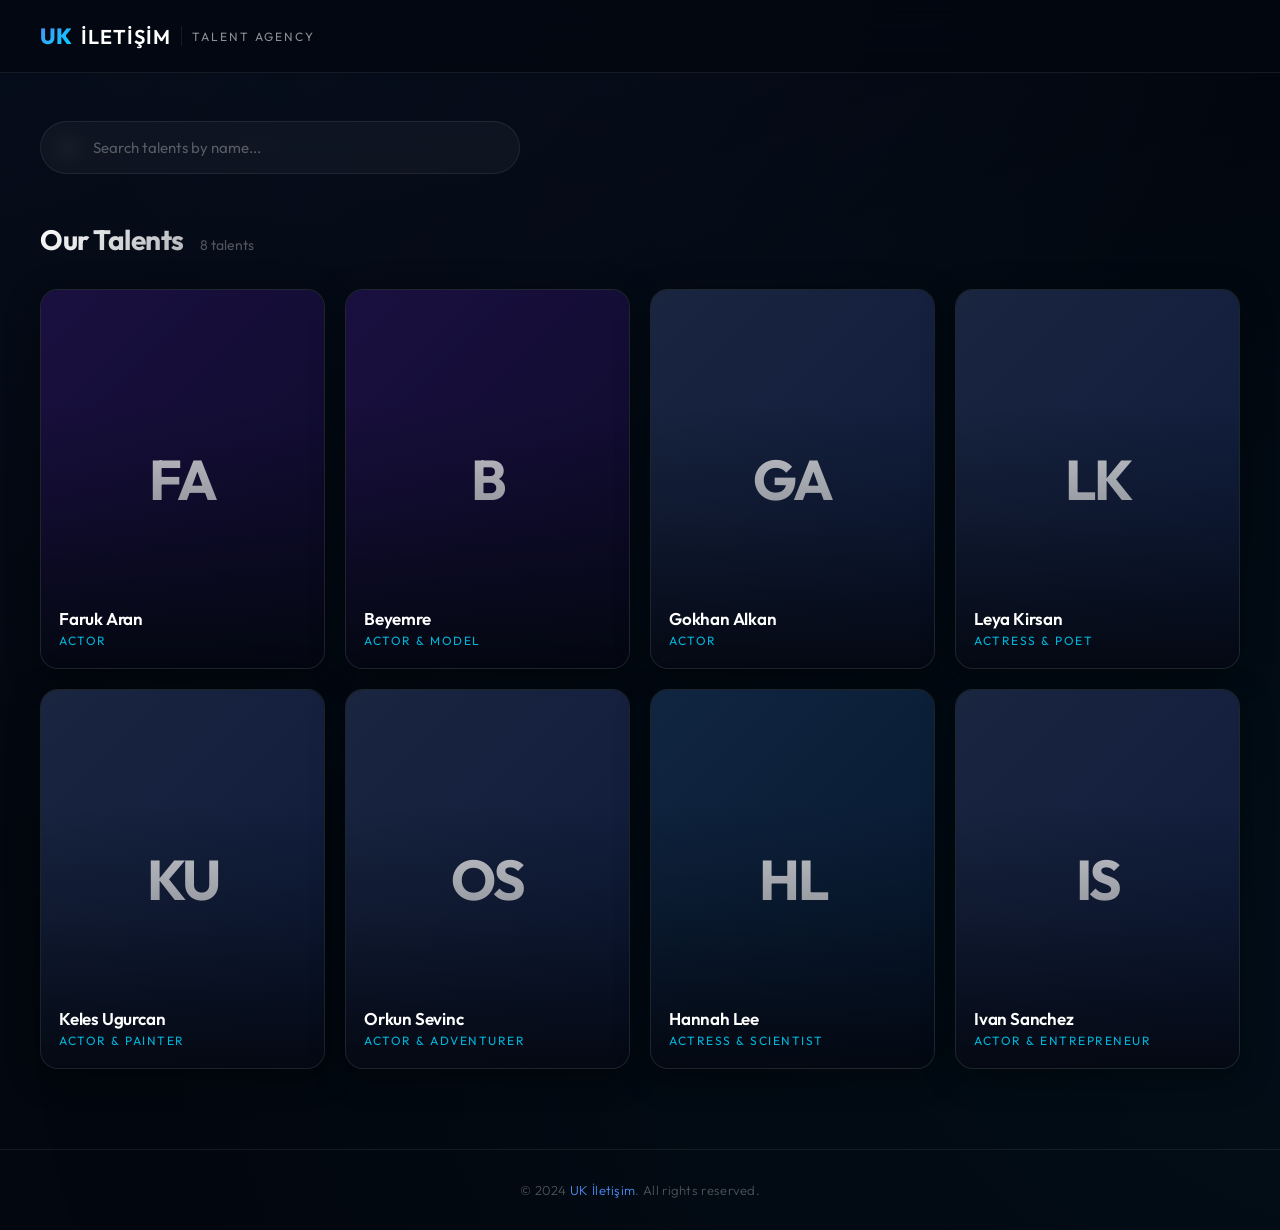
<file: index.html>
<!DOCTYPE html>
<html lang="en">
<head>
  <meta charset="UTF-8" />
  <meta name="viewport" content="width=device-width, initial-scale=1.0" />
  <title>UK İletişim — Talent Agency</title>
  <meta name="description" content="UK İletişim is a premier talent agency representing exceptional actors and personalities across Turkey." />
  <meta name="theme-color" content="#03070f" />
  <link rel="preconnect" href="https://fonts.googleapis.com" />
  <link href="https://fonts.googleapis.com/css2?family=Outfit:wght@300;400;500;600;700;800&display=swap" rel="stylesheet" />
  <link rel="stylesheet" href="style.css" />
</head>
<body>

  <!-- ── Header ── -->
  <header class="header">
    <div class="header-content">
      <a class="logo" href="index.html">
        <span class="logo-uk">UK</span>
        <span class="logo-full">İLETİŞİM</span>
        <span class="logo-divider"></span>
        <span class="logo-sub">Talent Agency</span>
      </a>
    </div>
  </header>

  <!-- ── Main Content ── -->
  <main class="main">

    <!-- Search -->
    <div class="search-container">
      <div class="search-wrapper">
        <svg class="search-icon" width="18" height="18" viewBox="0 0 24 24" fill="none" stroke="currentColor" stroke-width="2" stroke-linecap="round" stroke-linejoin="round">
          <circle cx="11" cy="11" r="8"/>
          <line x1="21" y1="21" x2="16.65" y2="16.65"/>
        </svg>
        <input
          id="searchInput"
          type="search"
          class="search-input"
          placeholder="Search talents by name..."
          aria-label="Search talents"
        />
      </div>
    </div>

    <!-- Section Header -->
    <div class="section-header">
      <h1 class="section-title">Our Talents</h1>
      <span class="talent-count" id="talentCount"></span>
    </div>

    <!-- Talent Grid -->
    <div class="grid" id="talentsGrid" role="list" aria-label="Talent profiles">
      <!-- Cards are injected by app.js -->
    </div>

  </main>

  <!-- ── Footer ── -->
  <footer class="footer">
    <p>© 2024 <span>UK İletişim</span>. All rights reserved.</p>
  </footer>

  <script src="app.js"></script>

</body>
</html>
</file>
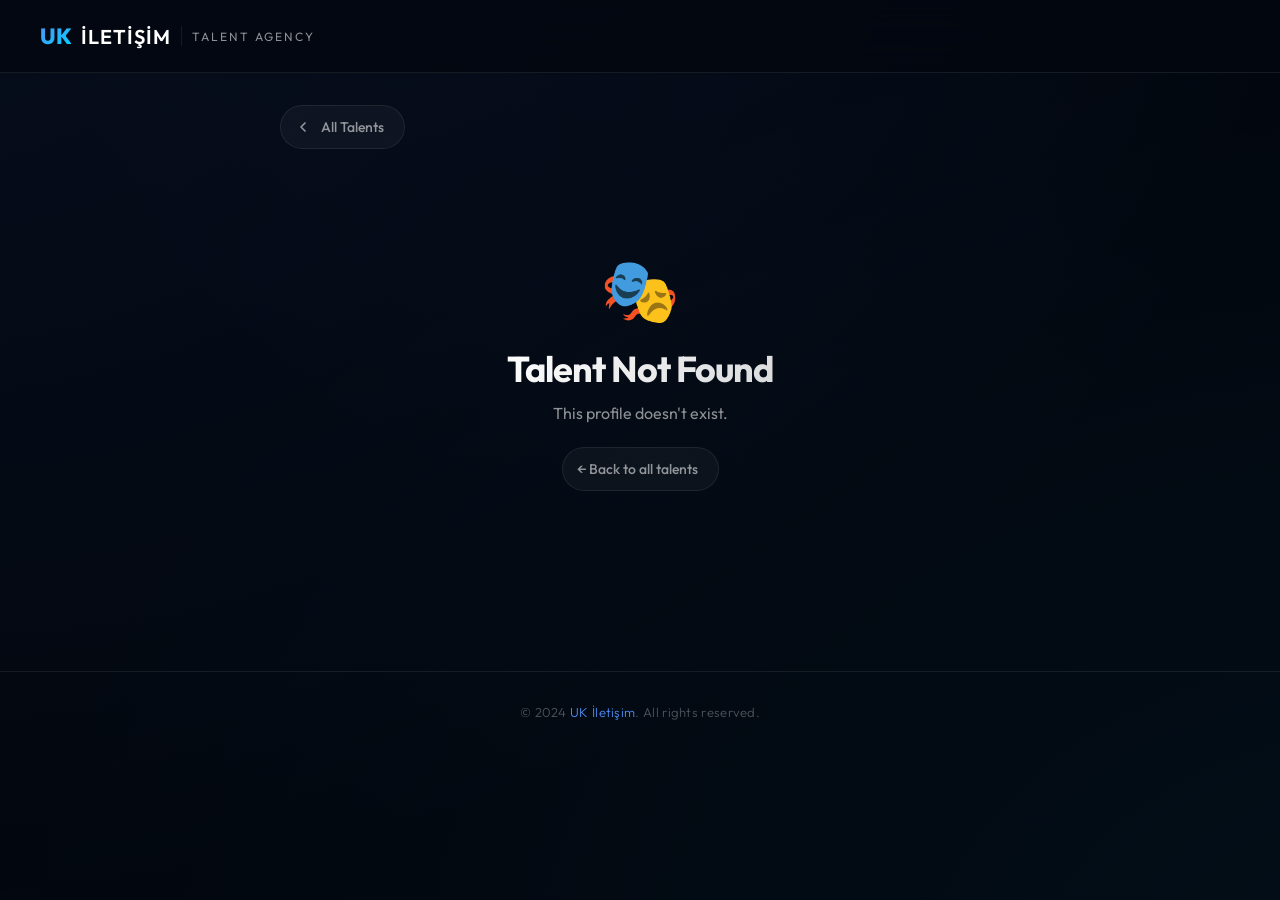
<file: actor.html>
<!DOCTYPE html>
<html lang="en">
<head>
  <meta charset="UTF-8" />
  <meta name="viewport" content="width=device-width, initial-scale=1.0" />
  <title>Talent Profile — UK İletişim</title>
  <meta name="description" content="View talent profile on UK İletişim talent agency." />
  <meta name="theme-color" content="#03070f" />
  <link rel="preconnect" href="https://fonts.googleapis.com" />
  <link href="https://fonts.googleapis.com/css2?family=Outfit:wght@300;400;500;600;700;800&display=swap" rel="stylesheet" />
  <link rel="stylesheet" href="style.css" />
</head>
<body class="detail-page">

  <!-- ── Header ── -->
  <header class="header">
    <div class="header-content">
      <a class="logo" href="index.html">
        <span class="logo-uk">UK</span>
        <span class="logo-full">İLETİŞİM</span>
        <span class="logo-divider"></span>
        <span class="logo-sub">Talent Agency</span>
      </a>
    </div>
  </header>

  <!-- ── Back Navigation ── -->
  <nav class="detail-nav">
    <a href="index.html" class="back-btn" id="backBtn">
      <svg width="16" height="16" viewBox="0 0 24 24" fill="none" stroke="currentColor" stroke-width="2.5" stroke-linecap="round" stroke-linejoin="round">
        <polyline points="15 18 9 12 15 6"/>
      </svg>
      All Talents
    </a>
  </nav>

  <!-- ── Hero ── -->
  <section class="detail-hero" id="detailHero">
    <!-- Injected by app.js -->
  </section>

  <!-- ── Detail Content ── -->
  <section class="detail-content" id="detailContent">
    <!-- Injected by app.js -->
  </section>

  <!-- ── Footer ── -->
  <footer class="footer">
    <p>© 2024 <span>UK İletişim</span>. All rights reserved.</p>
  </footer>

  <script src="app.js"></script>

</body>
</html>
</file>
<file: style.css>
/* ============================================
   UK İLETİŞİM — Talent Agency CSS
   Dark Navy Glassmorphism Theme
   ============================================ */

@import url('https://fonts.googleapis.com/css2?family=Outfit:wght@300;400;500;600;700;800&display=swap');

/* ── CSS Variables ── */
:root {
  --bg-primary: #03070f;
  --bg-secondary: #080e1d;
  --bg-card: rgba(255, 255, 255, 0.04);
  --bg-card-hover: rgba(255, 255, 255, 0.07);
  --border: rgba(255, 255, 255, 0.08);
  --border-hover: rgba(79, 142, 247, 0.4);
  --accent: #4f8ef7;
  --accent-glow: rgba(79, 142, 247, 0.25);
  --accent-2: #00d4ff;
  --text-primary: #ffffff;
  --text-secondary: rgba(255, 255, 255, 0.55);
  --text-muted: rgba(255, 255, 255, 0.3);
  --font: 'Outfit', sans-serif;
  --radius-card: 18px;
  --radius-sm: 10px;
  --shadow-card: 0 8px 32px rgba(0, 0, 0, 0.4);
  --shadow-hover: 0 20px 60px rgba(0, 0, 0, 0.6), 0 0 30px rgba(79, 142, 247, 0.15);
  --transition: all 0.35s cubic-bezier(0.4, 0, 0.2, 1);
}

/* ── Reset & Base ── */
*, *::before, *::after {
  margin: 0;
  padding: 0;
  box-sizing: border-box;
}

html {
  scroll-behavior: smooth;
}

body {
  font-family: var(--font);
  background-color: var(--bg-primary);
  color: var(--text-primary);
  min-height: 100vh;
  -webkit-font-smoothing: antialiased;
  overflow-x: hidden;
}

/* ── Animated Background ── */
body::before {
  content: '';
  position: fixed;
  top: -50%;
  left: -50%;
  width: 200%;
  height: 200%;
  background: radial-gradient(ellipse at 20% 20%, rgba(79, 142, 247, 0.06) 0%, transparent 50%),
              radial-gradient(ellipse at 80% 80%, rgba(0, 212, 255, 0.04) 0%, transparent 50%),
              radial-gradient(ellipse at 50% 0%, rgba(79, 142, 247, 0.03) 0%, transparent 40%);
  pointer-events: none;
  z-index: 0;
}

/* ── Header ── */
.header {
  position: relative;
  z-index: 10;
  padding: 0;
  border-bottom: 1px solid var(--border);
  backdrop-filter: blur(20px);
  background: rgba(3, 7, 15, 0.8);
  position: sticky;
  top: 0;
}

.header-content {
  max-width: 1280px;
  margin: 0 auto;
  padding: 22px 40px;
  display: flex;
  align-items: center;
  justify-content: space-between;
  gap: 16px;
}

.logo {
  display: flex;
  align-items: center;
  gap: 10px;
  text-decoration: none;
  cursor: pointer;
}

.logo-uk {
  font-size: 22px;
  font-weight: 800;
  background: linear-gradient(135deg, var(--accent), var(--accent-2));
  -webkit-background-clip: text;
  -webkit-text-fill-color: transparent;
  background-clip: text;
  letter-spacing: -0.5px;
}

.logo-full {
  font-size: 20px;
  font-weight: 600;
  color: var(--text-primary);
  letter-spacing: 1px;
}

.logo-divider {
  width: 1px;
  height: 20px;
  background: var(--border);
}

.logo-sub {
  font-size: 12px;
  font-weight: 400;
  color: var(--text-secondary);
  letter-spacing: 2px;
  text-transform: uppercase;
}

/* ── Main ── */
.main {
  position: relative;
  z-index: 1;
  max-width: 1280px;
  margin: 0 auto;
  padding: 48px 40px 80px;
}

/* ── Search ── */
.search-container {
  margin-bottom: 48px;
}

.search-wrapper {
  position: relative;
  max-width: 480px;
}

.search-icon {
  position: absolute;
  left: 18px;
  top: 50%;
  transform: translateY(-50%);
  color: var(--text-muted);
  pointer-events: none;
  transition: color 0.2s;
}

.search-input {
  width: 100%;
  padding: 16px 20px 16px 52px;
  background: var(--bg-card);
  border: 1px solid var(--border);
  border-radius: 50px;
  font-family: var(--font);
  font-size: 15px;
  font-weight: 400;
  color: var(--text-primary);
  outline: none;
  transition: var(--transition);
  backdrop-filter: blur(10px);
}

.search-input::placeholder {
  color: var(--text-muted);
}

.search-input:focus {
  border-color: var(--accent);
  background: rgba(79, 142, 247, 0.06);
  box-shadow: 0 0 0 3px var(--accent-glow);
}

.search-input:focus + .search-icon,
.search-wrapper:focus-within .search-icon {
  color: var(--accent);
}

/* ── Section Header ── */
.section-header {
  display: flex;
  align-items: baseline;
  gap: 16px;
  margin-bottom: 32px;
}

.section-title {
  font-size: 28px;
  font-weight: 700;
  letter-spacing: -0.5px;
  background: linear-gradient(135deg, #ffffff 0%, rgba(255,255,255,0.7) 100%);
  -webkit-background-clip: text;
  -webkit-text-fill-color: transparent;
  background-clip: text;
}

.talent-count {
  font-size: 14px;
  font-weight: 400;
  color: var(--text-muted);
}

/* ── Talent Grid ── */
.grid {
  display: grid;
  grid-template-columns: repeat(4, 1fr);
  gap: 20px;
}

/* ── Talent Card ── */
.card {
  position: relative;
  border-radius: var(--radius-card);
  overflow: hidden;
  cursor: pointer;
  background: var(--bg-card);
  border: 1px solid var(--border);
  box-shadow: var(--shadow-card);
  transition: var(--transition);
  aspect-ratio: 3/4;
  text-decoration: none;
  display: block;
  group: true;
}

.card:hover {
  transform: translateY(-10px) scale(1.02);
  border-color: var(--border-hover);
  box-shadow: var(--shadow-hover);
}

.card-image {
  position: absolute;
  inset: 0;
  width: 100%;
  height: 100%;
  object-fit: cover;
  transition: transform 0.6s cubic-bezier(0.4, 0, 0.2, 1);
}

.card:hover .card-image {
  transform: scale(1.08);
}

/* Fallback gradient when image fails */
.card-image-fallback {
  position: absolute;
  inset: 0;
  display: flex;
  align-items: center;
  justify-content: center;
  font-size: 56px;
  font-weight: 700;
  color: rgba(255,255,255,0.8);
  background: linear-gradient(135deg, #1a2540, #0d1a3a);
  letter-spacing: -2px;
}

.card-overlay {
  position: absolute;
  inset: 0;
  background: linear-gradient(
    to bottom,
    transparent 30%,
    rgba(3, 7, 15, 0.3) 60%,
    rgba(3, 7, 15, 0.92) 100%
  );
  transition: var(--transition);
}

.card:hover .card-overlay {
  background: linear-gradient(
    to bottom,
    transparent 20%,
    rgba(3, 7, 15, 0.2) 50%,
    rgba(3, 7, 15, 0.95) 100%
  );
}

.card-info {
  position: absolute;
  bottom: 0;
  left: 0;
  right: 0;
  padding: 20px 18px;
  z-index: 2;
}

.card-name {
  font-size: 17px;
  font-weight: 600;
  color: #ffffff;
  margin-bottom: 4px;
  letter-spacing: -0.2px;
  line-height: 1.2;
}

.card-career {
  font-size: 12px;
  font-weight: 400;
  color: var(--accent-2);
  text-transform: uppercase;
  letter-spacing: 1.5px;
  opacity: 0.85;
}

.card-arrow {
  position: absolute;
  top: 16px;
  right: 16px;
  width: 32px;
  height: 32px;
  background: rgba(255,255,255,0.1);
  border-radius: 50%;
  display: flex;
  align-items: center;
  justify-content: center;
  opacity: 0;
  transform: scale(0.8);
  transition: var(--transition);
  backdrop-filter: blur(8px);
  border: 1px solid rgba(255,255,255,0.15);
}

.card:hover .card-arrow {
  opacity: 1;
  transform: scale(1);
}

/* ── Empty State ── */
.empty-state {
  grid-column: 1 / -1;
  text-align: center;
  padding: 80px 20px;
  color: var(--text-secondary);
}

.empty-icon {
  font-size: 48px;
  margin-bottom: 16px;
}

.empty-text {
  font-size: 18px;
  font-weight: 500;
  margin-bottom: 8px;
}

.empty-sub {
  font-size: 14px;
  color: var(--text-muted);
}

/* ── Loading Skeleton ── */
.skeleton {
  border-radius: var(--radius-card);
  aspect-ratio: 3/4;
  background: linear-gradient(
    90deg,
    rgba(255,255,255,0.03) 0%,
    rgba(255,255,255,0.07) 50%,
    rgba(255,255,255,0.03) 100%
  );
  background-size: 200% 100%;
  animation: skeleton-shimmer 1.8s infinite;
  border: 1px solid var(--border);
}

@keyframes skeleton-shimmer {
  0% { background-position: -200% 0; }
  100% { background-position: 200% 0; }
}

/* ── Footer ── */
.footer {
  position: relative;
  z-index: 1;
  border-top: 1px solid var(--border);
  padding: 32px 40px;
  text-align: center;
  color: var(--text-muted);
  font-size: 13px;
  font-weight: 300;
  letter-spacing: 0.3px;
}

.footer span {
  color: var(--accent);
}

/* ============================================
   ACTOR DETAIL PAGE
   ============================================ */

.detail-page {
  min-height: 100vh;
}

/* ── Back Button ── */
.back-btn {
  display: inline-flex;
  align-items: center;
  gap: 10px;
  padding: 12px 20px 12px 14px;
  border-radius: 50px;
  background: var(--bg-card);
  border: 1px solid var(--border);
  color: var(--text-secondary);
  font-family: var(--font);
  font-size: 14px;
  font-weight: 500;
  cursor: pointer;
  transition: var(--transition);
  text-decoration: none;
  backdrop-filter: blur(10px);
}

.back-btn:hover {
  background: var(--bg-card-hover);
  border-color: rgba(255,255,255,0.15);
  color: var(--text-primary);
  transform: translateX(-4px);
}

.detail-nav {
  position: relative;
  z-index: 10;
  max-width: 800px;
  margin: 0 auto;
  padding: 32px 40px 0;
}

/* ── Hero Section ── */
.detail-hero {
  position: relative;
  max-width: 800px;
  margin: 0 auto;
  padding: 40px 40px 0;
  display: flex;
  flex-direction: column;
  align-items: center;
  text-align: center;
}

.detail-photo-wrapper {
  position: relative;
  margin-bottom: 28px;
}

.detail-photo {
  width: 160px;
  height: 160px;
  border-radius: 50%;
  object-fit: cover;
  border: 3px solid rgba(79, 142, 247, 0.4);
  box-shadow: 0 0 0 6px rgba(79, 142, 247, 0.08), 0 20px 60px rgba(0,0,0,0.5);
  display: block;
}

.detail-photo-fallback {
  width: 160px;
  height: 160px;
  border-radius: 50%;
  display: flex;
  align-items: center;
  justify-content: center;
  font-size: 56px;
  font-weight: 700;
  color: rgba(255,255,255,0.85);
  background: linear-gradient(135deg, #1a2540, #0d1a3a);
  border: 3px solid rgba(79, 142, 247, 0.4);
  box-shadow: 0 0 0 6px rgba(79, 142, 247, 0.08), 0 20px 60px rgba(0,0,0,0.5);
}

.detail-name {
  font-size: 36px;
  font-weight: 700;
  letter-spacing: -1px;
  background: linear-gradient(135deg, #ffffff, rgba(255,255,255,0.85));
  -webkit-background-clip: text;
  -webkit-text-fill-color: transparent;
  background-clip: text;
  margin-bottom: 10px;
}

.detail-career {
  display: inline-block;
  padding: 6px 18px;
  background: rgba(79, 142, 247, 0.12);
  border: 1px solid rgba(79, 142, 247, 0.25);
  border-radius: 50px;
  font-size: 13px;
  font-weight: 500;
  color: var(--accent);
  letter-spacing: 1.5px;
  text-transform: uppercase;
}

/* ── Detail Content ── */
.detail-content {
  max-width: 800px;
  margin: 0 auto;
  padding: 40px 40px 80px;
}

.detail-divider {
  width: 100%;
  height: 1px;
  background: var(--border);
  margin-bottom: 40px;
}

.detail-section {
  margin-bottom: 40px;
}

.detail-section-title {
  font-size: 13px;
  font-weight: 600;
  letter-spacing: 2px;
  text-transform: uppercase;
  color: var(--accent);
  margin-bottom: 16px;
}

.detail-bio {
  font-size: 17px;
  line-height: 1.75;
  color: rgba(255,255,255,0.75);
  font-weight: 300;
}

/* ── Key Facts ── */
.keyfact-card {
  background: var(--bg-card);
  border: 1px solid var(--border);
  border-radius: var(--radius-card);
  padding: 28px;
  backdrop-filter: blur(10px);
}

.keyfact-row {
  display: grid;
  grid-template-columns: 160px 1fr;
  gap: 20px;
  align-items: start;
  padding: 16px 0;
  border-bottom: 1px solid var(--border);
}

.keyfact-row:last-child {
  border-bottom: none;
  padding-bottom: 0;
}

.keyfact-row:first-child {
  padding-top: 0;
}

.keyfact-label {
  font-size: 13px;
  font-weight: 500;
  color: var(--text-muted);
  letter-spacing: 0.3px;
  padding-top: 2px;
}

.keyfact-value {
  font-size: 15px;
  font-weight: 400;
  color: var(--text-primary);
  line-height: 1.6;
}

/* ── No content placeholder ── */
.no-content {
  color: var(--text-muted);
  font-style: italic;
  font-size: 15px;
}

/* ============================================
   RESPONSIVE
   ============================================ */

@media (max-width: 1100px) {
  .grid {
    grid-template-columns: repeat(3, 1fr);
  }
}

@media (max-width: 768px) {
  .header-content {
    padding: 18px 20px;
  }

  .main {
    padding: 32px 20px 60px;
  }

  .grid {
    grid-template-columns: repeat(2, 1fr);
    gap: 14px;
  }

  .section-title {
    font-size: 22px;
  }

  .detail-nav,
  .detail-hero,
  .detail-content {
    padding-left: 20px;
    padding-right: 20px;
  }

  .detail-name {
    font-size: 28px;
  }

  .detail-photo {
    width: 130px;
    height: 130px;
  }

  .keyfact-row {
    grid-template-columns: 1fr;
    gap: 6px;
  }

  .footer {
    padding: 24px 20px;
  }
}

@media (max-width: 480px) {
  .grid {
    grid-template-columns: repeat(2, 1fr);
    gap: 12px;
  }

  .card-name {
    font-size: 14px;
  }
}

/* ── Fade-in Animation ── */
@keyframes fadeInUp {
  from {
    opacity: 0;
    transform: translateY(24px);
  }
  to {
    opacity: 1;
    transform: translateY(0);
  }
}

.card {
  animation: fadeInUp 0.5s ease forwards;
  opacity: 0;
}

.card:nth-child(1) { animation-delay: 0.05s; }
.card:nth-child(2) { animation-delay: 0.1s; }
.card:nth-child(3) { animation-delay: 0.15s; }
.card:nth-child(4) { animation-delay: 0.2s; }
.card:nth-child(5) { animation-delay: 0.25s; }
.card:nth-child(6) { animation-delay: 0.3s; }
.card:nth-child(7) { animation-delay: 0.35s; }
.card:nth-child(8) { animation-delay: 0.4s; }
.card:nth-child(n+9) { animation-delay: 0.45s; }

/* ── Scrollbar ── */
::-webkit-scrollbar {
  width: 6px;
}
::-webkit-scrollbar-track {
  background: var(--bg-primary);
}
::-webkit-scrollbar-thumb {
  background: rgba(255,255,255,0.12);
  border-radius: 3px;
}
::-webkit-scrollbar-thumb:hover {
  background: rgba(255,255,255,0.2);
}
</file>
